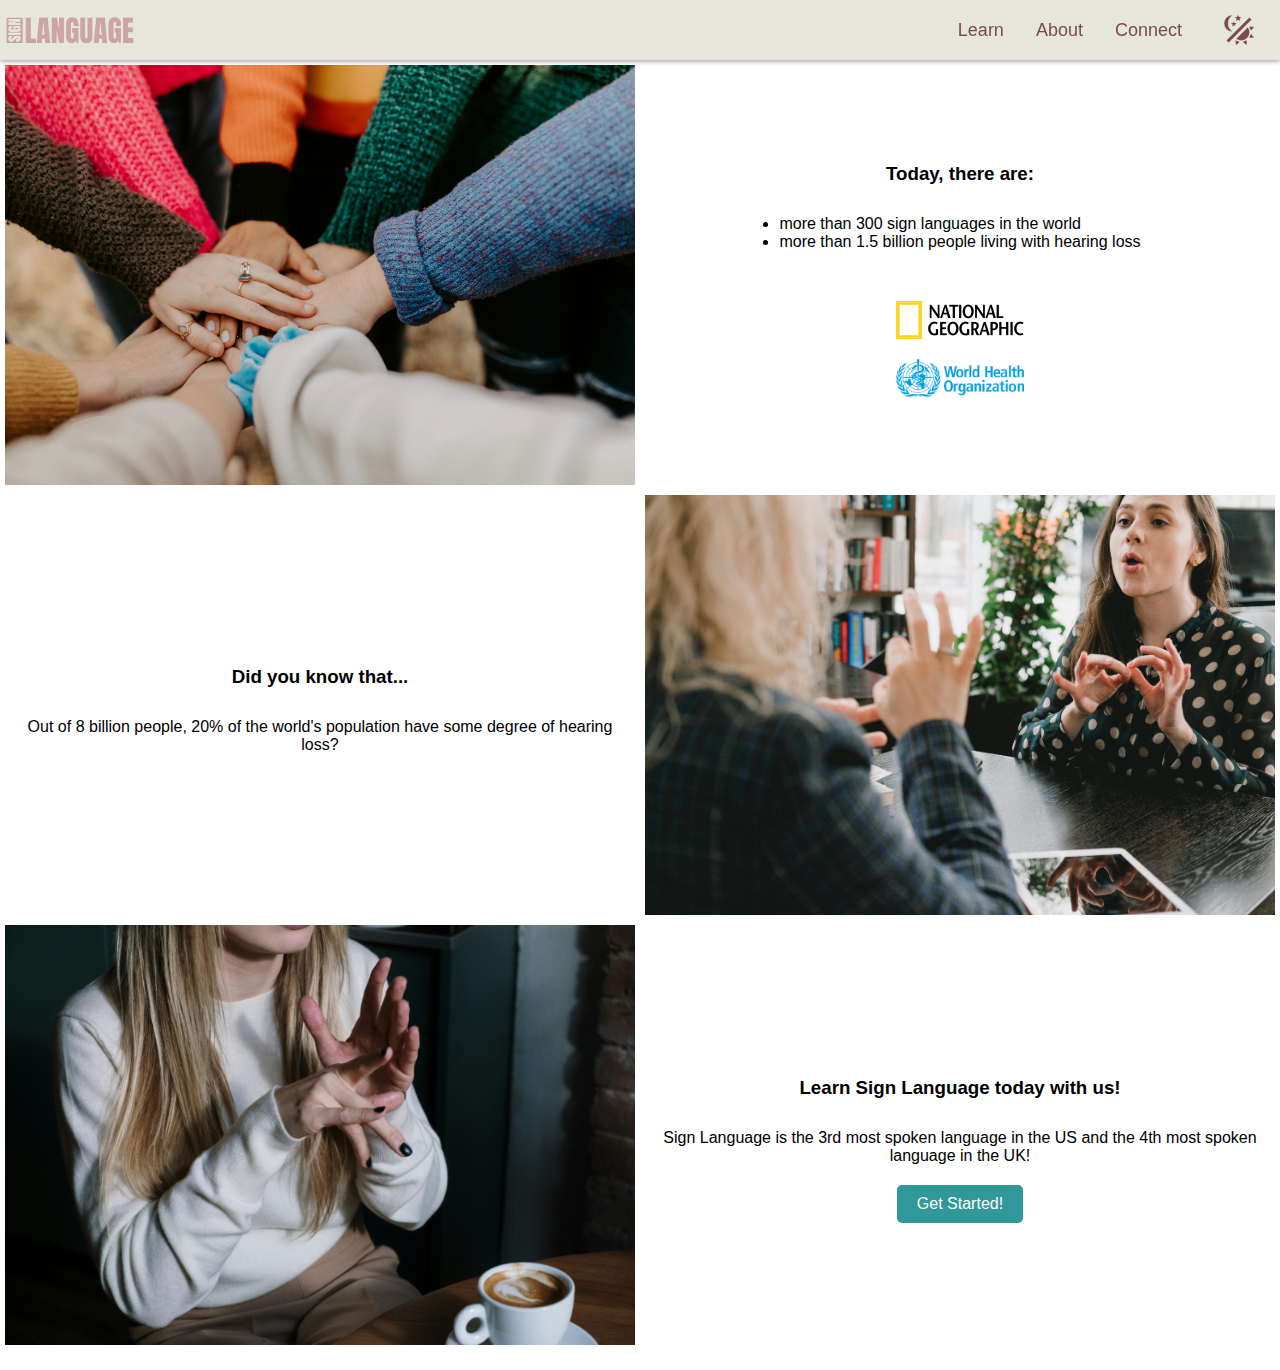
<file: index.html>
<!DOCTYPE html>
<html lang="en">
<head>
    <meta charset="UTF-8">
    <meta name="viewport" content="width=device-width, initial-scale=1.0">
    <title>Home Webpage</title>
    <link rel="stylesheet" href="style.css">
</head>
<body>
    <!-- navigation bar section -->
    <nav class="navbar light-mode">
        <section class="navbar__container">
            <a href="index.html" id="navbar__logo"></a>
            <nav class="navbar__toggle" id="mobile-menu">
                <aside class="bar"></aside>
                <aside class="bar"></aside>
                <aside class="bar"></aside>
            </nav>
            <ul class="navbar__menu">
                <li class="navbar__item">
                    <a href="learn.html" class="navbar__links"> Learn </a>
                </li>
                <li class="navbar__item">
                    <a href="about.html" class="navbar__links"> About </a>
                </li>
                <li class="navbar__item">
                    <a href="connect.html" class="navbar__links"> Connect </a>
                </li>
                <li class="navbar__btn">
                    <div id="mode-toggle"></div>
                </li>
            </ul>
        </section>
    </nav>

    <!-- home section -->
    <section class="home">
        <article class="image-container">
            <img src="images/home1.jpg" alt="Hands stacked atop each other">
        </article>
        <article class="text-container">
            <h3>Today, there are:</h3>
            <ul>
                <li>more than 300 sign languages in the world</li>
                <li>more than 1.5 billion people living with hearing loss</li>
            </ul>
            <div class="center-logo" id="national-geo"></div>
            <div class="center-logo" id="who"></div>
        </article>

        <article class="text-container">
            <h3>Did you know that...</h3>
            <p>Out of 8 billion people, 20% of the world's population have some
                degree of hearing loss?
            </p>
        </article>
        <article class="image-container">
            <img src="images/home2.jpg" alt="Lady teaching Sign Language">
        </article>

        <article class="image-container">
            <img src="images/home3.jpg" alt="Lady using Sign Language">
        </article>
        <article class="text-container">
            <h3>Learn Sign Language today with us!</h3>
            <p>Sign Language is the 3rd most spoken language in the US 
                and the 4th most spoken language in the UK!</p>
            <a href="learn.html" class="home-button">Get Started!</a>
        </article>
    </section>
    <script src="script.js"></script>
</body>
</html>
</file>
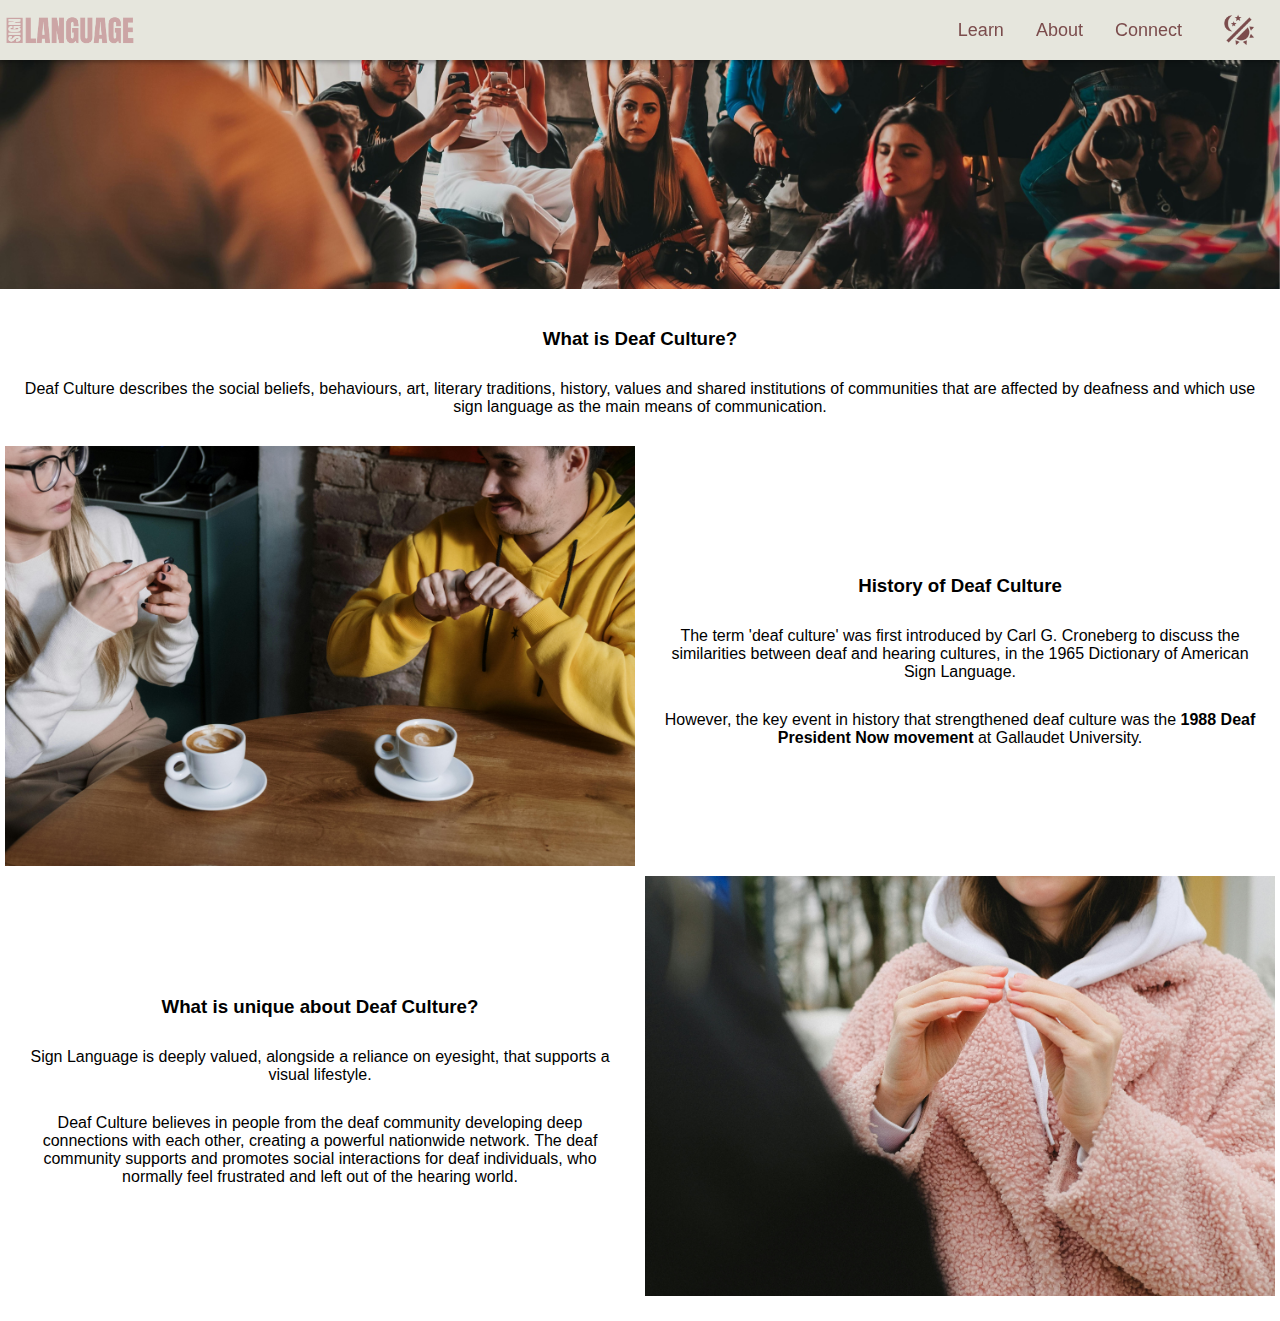
<file: about.html>
<!DOCTYPE html>
<html lang="en">
<head>
    <meta charset="UTF-8">
    <meta name="viewport" content="width=device-width, initial-scale=1.0">
    <title>About Webpage</title>
    <link rel="stylesheet" href="style.css">
</head>
<body>
    <!-- navigation bar section -->
    <nav class="navbar light-mode">
        <section class="navbar__container">
            <a href="index.html" id="navbar__logo"></a>
            <nav class="navbar__toggle" id="mobile-menu">
                <aside class="bar"></aside>
                <aside class="bar"></aside>
                <aside class="bar"></aside>
            </nav>
            <ul class="navbar__menu">
                <li class="navbar__item">
                    <a href="learn.html" class="navbar__links"> Learn </a>
                </li>
                <li class="navbar__item">
                    <a href="about.html" class="navbar__links"> About </a>
                </li>
                <li class="navbar__item">
                    <a href="connect.html" class="navbar__links"> Connect </a>
                </li>
                <li class="navbar__btn">
                    <div id="mode-toggle"></div>
                </li>
            </ul>
        </section>
    </nav>

    <!-- about section -->
    <img src="images/about1.jpg" alt="Room full of people" id="about-header">
    <article class="text-container">
        <h3>What is Deaf Culture?</h3>
        <p>
            Deaf Culture describes the social beliefs, behaviours, 
            art, literary traditions, history, values and shared 
            institutions of communities that are affected by 
            deafness and which use sign language as the main 
            means of communication.
        </p>
    </article>
    <section class="home">
        <article class="image-container">
            <img src="images/about2.jpg" alt="Two people using Sign Language">
        </article>
        <article class="text-container">
            <h3>History of Deaf Culture</h3>
            <p>The term 'deaf culture' was first introduced by 
                Carl G. Croneberg to discuss the similarities 
                between deaf and hearing cultures, in the 1965 
                Dictionary of American Sign Language.
            </p>
            <p>
                However, the key event in history that strengthened
                deaf culture was the <b>1988 Deaf President Now movement</b>
                at Gallaudet University.
            </p>
        </article>
        
        <article class="text-container">
            <h3>What is unique about Deaf Culture?</h3>
            <p>
                Sign Language is deeply valued, alongside a reliance
                on eyesight, that supports a visual lifestyle.
            </p>
            <p>
                Deaf Culture believes in people from the deaf community
                developing deep connections with each other, creating a
                powerful nationwide network. The deaf community supports
                and promotes social interactions for deaf individuals, 
                who normally feel frustrated and left out of the hearing
                world.
            </p>
        </article>
        <article class="image-container">
            <img src="images/about3.jpg" alt="Person using Sign Language">
        </article>
    </section>
    <script src="script.js"></script>
</body>
</html>
</file>
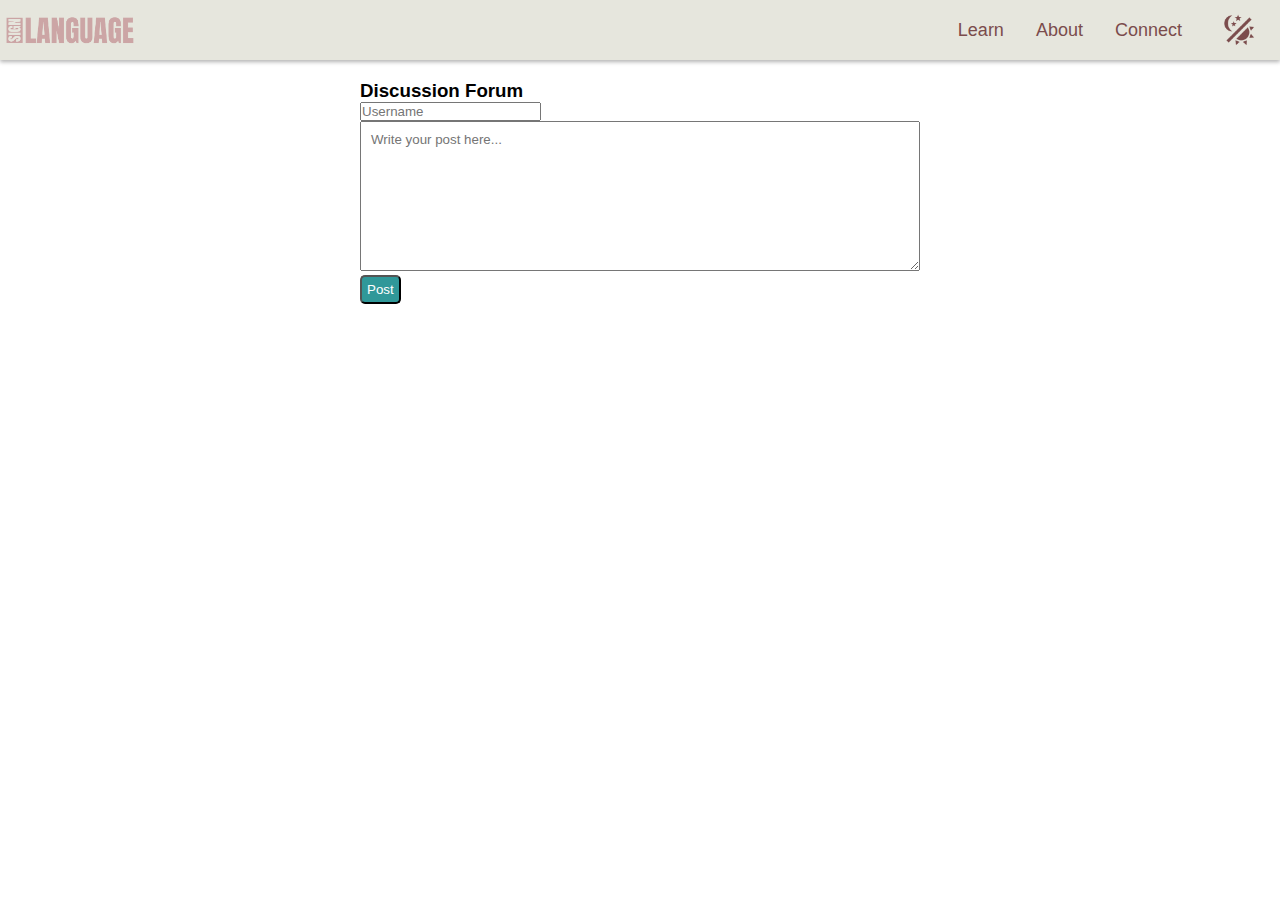
<file: connect.html>
<!DOCTYPE html>
<html lang="en">
<head>
    <meta charset="UTF-8">
    <meta name="viewport" content="width=device-width, initial-scale=1.0">
    <title>Connect Webpage</title>
    <link rel="stylesheet" href="style.css">
</head>
<body>
     <!-- navigation bar section -->
     <nav class="navbar light-mode">
        <section class="navbar__container">
            <a href="index.html" id="navbar__logo"></a>
            <nav class="navbar__toggle" id="mobile-menu">
                <aside class="bar"></aside>
                <aside class="bar"></aside>
                <aside class="bar"></aside>
            </nav>
            <ul class="navbar__menu">
                <li class="navbar__item">
                    <a href="learn.html" class="navbar__links"> Learn </a>
                </li>
                <li class="navbar__item">
                    <a href="about.html" class="navbar__links"> About </a>
                </li>
                <li class="navbar__item">
                    <a href="connect.html" class="navbar__links"> Connect </a>
                </li>
                <li class="navbar__btn">
                    <div id="mode-toggle"></div>
                </li>
            </ul>
        </section>
    </nav>

    <!-- connect section -->
    <section class="container">
        <h3>Discussion Forum</h3>
        <form id="post-form">
            <input type="text" id="username" placeholder="Username" required>
            <textarea id="post-content" placeholder="Write your post here..." required></textarea>
            <button type="submit" class="connect-button">Post</button>
        </form>
        <article id="posts-container"></article>
    </section>

    <script src="script.js"></script>
</body>
</html>
</file>
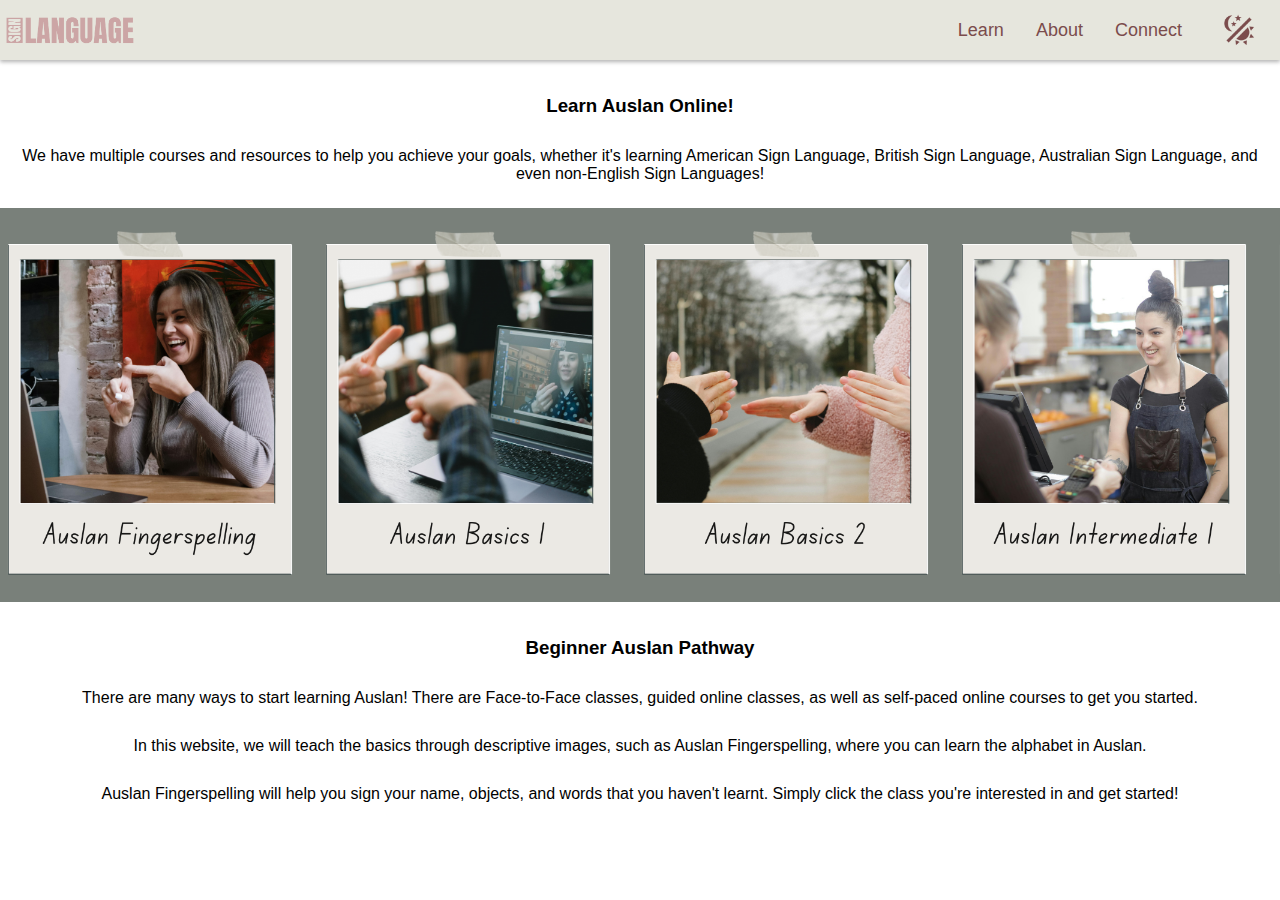
<file: learn.html>
<!DOCTYPE html>
<html lang="en">
<head>
    <meta charset="UTF-8">
    <meta name="viewport" content="width=device-width, initial-scale=1.0">
    <title>Learn Webpage</title>
    <link rel="stylesheet" href="style.css">
</head>
<body>
    <!-- navigation bar section -->
    <nav class="navbar light-mode">
        <section class="navbar__container">
            <a href="index.html" id="navbar__logo"></a>
            <nav class="navbar__toggle" id="mobile-menu">
                <aside class="bar"></aside>
                <aside class="bar"></aside>
                <aside class="bar"></aside>
            </nav>
            <ul class="navbar__menu">
                <li class="navbar__item">
                    <a href="learn.html" class="navbar__links"> Learn </a>
                </li>
                <li class="navbar__item">
                    <a href="about.html" class="navbar__links"> About </a>
                </li>
                <li class="navbar__item">
                    <a href="connect.html" class="navbar__links"> Connect </a>
                </li>
                <li class="navbar__btn">
                    <div id="mode-toggle"></div>
                </li>
            </ul>
        </section>
    </nav>

    <!-- learn section -->
    <article class="text-container">
        <h3>Learn Auslan Online!</h3>
        <p>We have multiple courses and resources to help you 
            achieve your goals, whether it's learning American 
            Sign Language, British Sign Language, Australian 
            Sign Language, and even non-English Sign Languages!</p>
    </article>
    <section class="learn">
        <article class="slider-wrapper">
            <ul class="image-list">
                <li><a href="auslanfingerspell.html">
                    <img src="images/Auslan%201.png" alt="learn1" class="image-item">
                </a></li>
                <li><a href="auslanbasic.html">
                    <img src="images/Auslan%202.png" alt="learn2" class="image-item">
                </a></li>
                <li><a href="auslanbasic.html">
                    <img src="images/Auslan%203.png" alt="learn3" class="image-item">
                </a></li>
                <li><a href="auslanbasic.html">
                    <img src="images/Auslan%204.png" alt="learn4" class="image-item">
                </a></li>
                <li><a href="auslanbasic.html">
                    <img src="images/Auslan%205.png" alt="learn5" class="image-item">
                </a></li>
            </ul>
        </article> 
    </section>
    <article class="text-container">
        <h3>Beginner Auslan Pathway</h3>
        <p>There are many ways to start learning Auslan! There are Face-to-Face classes,
            guided online classes, as well as self-paced online courses to get you started.
        </p>
        <p>In this website, we will teach the basics through descriptive images,
            such as Auslan Fingerspelling, where you can learn the alphabet in Auslan.
        </p>
        <p>Auslan Fingerspelling will help you sign your name, objects, and words
            that you haven't learnt. Simply click the class you're interested in
            and get started!
        </p>
    </article>
    <script src="script.js"></script>
</body>
</html>
</file>
<file: style.css>
:root {
    --hover: #cba4a4;
    --lightmenutext: #7b4c4c;
    --lightmenu: #e6e6dd;
    --darkbackground: #131313;
    --lightbackground: #ffffff;
    --darkmenu: #473a3a;
    --button: #309899;
    --outline: #79807a;
    --lightpost: #b4bfb5;
    --darkpost: #39514e;
}
* {
    box-sizing: border-box;
    margin: 0;
    padding: 0;
    font-family: 'Avalon', sans-serif;
}

/* navigation bar section */

.light-mode {
    background-color: var(--lightmenu);
    color: var(--lightmenutext);
}

.dark-mode {
    background-color: var(--darkbackground);
    color: var(--lightbackground);
}

.navbar {
    height: 60px;
    display: flex;
    justify-content: center;
    align-items: center;
    font-size: 18px;
    position: sticky;
    top: 0;
    z-index: 999;
    box-shadow: 0 2px 4px rgba(0, 0, 0, 0.3);
}

.dark-mode .navbar {
    background: var(--darkmenu);
    color:var(--lightmenu);
} 

.navbar__container {
    display: flex;
    justify-content: space-between;
    height: 60px;
    z-index: 1;
    width: 100%;
    margin: 0 auto;
}

#navbar__logo {
    width: 150px;
    height: auto;
    background-size: 100%;
    background-repeat: no-repeat;
    cursor: pointer;
}

.light-mode #navbar__logo {
    background-image: url('images/SIGN.png')
}

.dark-mode #navbar__logo {
    background-image: url('images/dark SIGN.png');
}

#navbar__logo:hover {
    transition: all 0.3s ease;
    background-image: url('images/hover SIGNs.png')
}

.navbar__menu {
    display: flex; 
    align-items: center;
    list-style: none;
    text-align: center;
}

.navbar__item {
    height: 60px;
}

.navbar__links {
    color: inherit;
    display: flex;
    align-items: center;
    justify-content: center;
    text-decoration: none;
    padding: 0 1rem;
    height: 100%;
}

.navbar__btn {
    display: flex;
    justify-content: center;
    align-items: center;
    padding: 0 1rem;
    width: 100%;
}

.navbar__links:hover {
    color: var(--hover);
    transition: all 0.3s ease;
    cursor: pointer;
}

#mode-toggle {
    width: 50px;
    height: 50px;
    background-size: cover;
    background-repeat: no-repeat;
    cursor: pointer;
}

.light-mode #mode-toggle {
    background-image: url('images/toggle light.png')
}

.dark-mode #mode-toggle {
    background-image: url('images/toggle dark.png');
}

#mode-toggle:hover {
    background-image: url('images/toggle hover.png');
    transition: all 0.3s ease;
}

.home-button {
    display: inline-block;
    padding: 10px 20px;
    background-color: var(--button);
    color: var(--lightbackground);
    text-decoration: none;
    border-radius: 5px;
}

/* navigation bar smaller screens section */

@media screen and (max-width: 600px) {
    .navbar__container {
        display: flex;
        justify-content: space-between;
        height: 60px;
        z-index: 1;
        width: 100%;
        padding: 0;
    }

    .navbar__menu {
        display: grid;
        grid-template-columns: auto;
        margin: 0;
        width: 100%;
        position: absolute;
        top: -1000px;
        opacity: 0;
        transition: all 0.5s ease;
        height: 50vh;
        z-index: -1;
    }

    .navbar__menu.active {
        top: 100%;
        opacity: 1;
        transition: all 0.5s ease;
        z-index: 99;
        height: 70vh;
        font-size: 1.2rem;
    }

    .light-mode .navbar__menu.active {
        background-color: var(--lightbackground); 
        color: var(--darkbackground); 
    }
    
    .dark-mode .navbar__menu.active {
        background-color: var(--darkbackground); 
        color: var(--lightbackground); 
    }
    
    #navbar__logo {
        padding-left: 30px;
    }

    .navbar__toggle .bar {
        width: 25px;
        height: 3px;
        margin: 5px auto;
        transition: all 0.3s ease-in-out;
    }

    .light-mode .navbar__toggle .bar {
        background: var(--lightmenutext);
    }

    .dark-mode .navbar__toggle .bar {
        background: var(--lightmenu);
    }

    .navbar__item {
        width: 100%;
    }

    .navbar__links {
        text-align: center;
        padding: 2rem;
        width: 100%;
        display: table;
    }

    #mobile-menu {
        position: absolute;
        top: 20%;
        right: 5%;
        transform: translate(5%, 20%);
    }

    .navbar__btn {
        padding-bottom: 2rem;
    }

    .navbar__toggle .bar {
        display: block;
        cursor: pointer;
    }

    #mobile-menu.is-active .bar:nth-child(2) {
        opacity: 0;
    }

    #mobile-menu.is-active .bar:nth-child(1) {
        transform: translateY(8px) rotate(45deg);
    }

    #mobile-menu.is-active .bar:nth-child(3) {
        transform: translateY(-8px) rotate(-45deg);
    }
}

/* home webpage section */

#national-geo {
    width: 128px;
    height: 38px;
    background-image: url('images/natgeo.png');
    background-size: cover;
    background-repeat: no-repeat;
    margin-top: 30px;
}

.light-mode #national-geo {
    background-image: url('images/natgeo.png');
}

.dark-mode #national-geo {
    background-image: url('images/natgeo dark.png');
}

#who {
    width: 128px;
    height: 38px;
    background-image: url('images/World_Health_Organization_Logo.svg.png');
    background-size: cover;
    background-repeat: no-repeat;
    margin-top: 20px;
    margin-bottom: 20px;
}

.home {
    width: 100%;
    display: flex;
    flex-wrap: wrap;
    align-items: center;
    margin-bottom: 20px
}

.image-container, .text-container {
    flex: 1 1 50%;
    padding: 5px;
}

@media screen and (max-width: 600px) {
    .image-container, .text-container {
        flex-basis: 100%;
    }
}

.image-container img {
    width: 100%;
    height: auto;
    display: block;
}

.text-container {
    display: flex;
    flex-direction: column;
    align-items: center;
}

.text-container h3 {
    margin-top: 30px;
    margin-bottom: 20px;
}

.text-container p {
    text-align: center;
    padding: 10px;
    margin-bottom: 10px;
}

.text-container ul {
    text-align: left;
    padding: 10px;
    margin-bottom: 10px;
}

/* about webpage section */

#about-header {
    max-width: 100%;
}

.about-image {
    background-image: url('images/about4.jpg');
    background-size: cover;
    background-color: rgba(0, 0, 0, 0.2);
}

/* learn webpage section */

.learn {
    background: var(--outline);
}

.slider-wrapper .image-list {
    display: grid;
    gap: 18px;
    font: 0;
    overflow-x: auto;
    grid-template-columns: repeat(5, 1fr);
}

.slider-wrapper .image-list .image-item {
    width: 300px;
    height: auto;
    object-fit: cover;
}

.image-list {
    list-style-type: none;
}

/* connect webpage section */
.container {
    max-width: 600px;
    margin: 0 auto;
    padding: 20px;
}

#post-form {
    margin-bottom: 20px;
}

#post-content {
    width: 100%;
    height: 150px; /* Adjust the height as needed */
    resize: vertical;
    padding: 10px;
    box-sizing: border-box;
}

#posts-container {
    margin-top: 20px;
}

.post {
    border: 1px solid var(--lightmenu);
    padding: 10px;
    margin-bottom: 10px;
    background: var(--lightpost);
}

.dark-mode .post {
    background: var(--darkpost);
}

.timestamp {
    font-size: 0.8em;
    color: var(--outline);
}

.username-text {
    color: var(--lightmenutext);
}

.post-text {
    margin-bottom: 10px;
}

.comment-text {
    font-size: 0.8em;
    margin-bottom: 10px;
}

.light-mode .username-text {
    color: var(--darkmenu);
}

.dark-mode .username-text {
    color: var(--lightmenu);
}

.comment-input {
    margin-top: 10px;
}

.connect-button {
    display: inline-block;
    padding: 5px 5px;
    background-color: var(--button);
    color: var(--lightbackground);
    text-decoration: none;
    border-radius: 5px;
}
</file>
